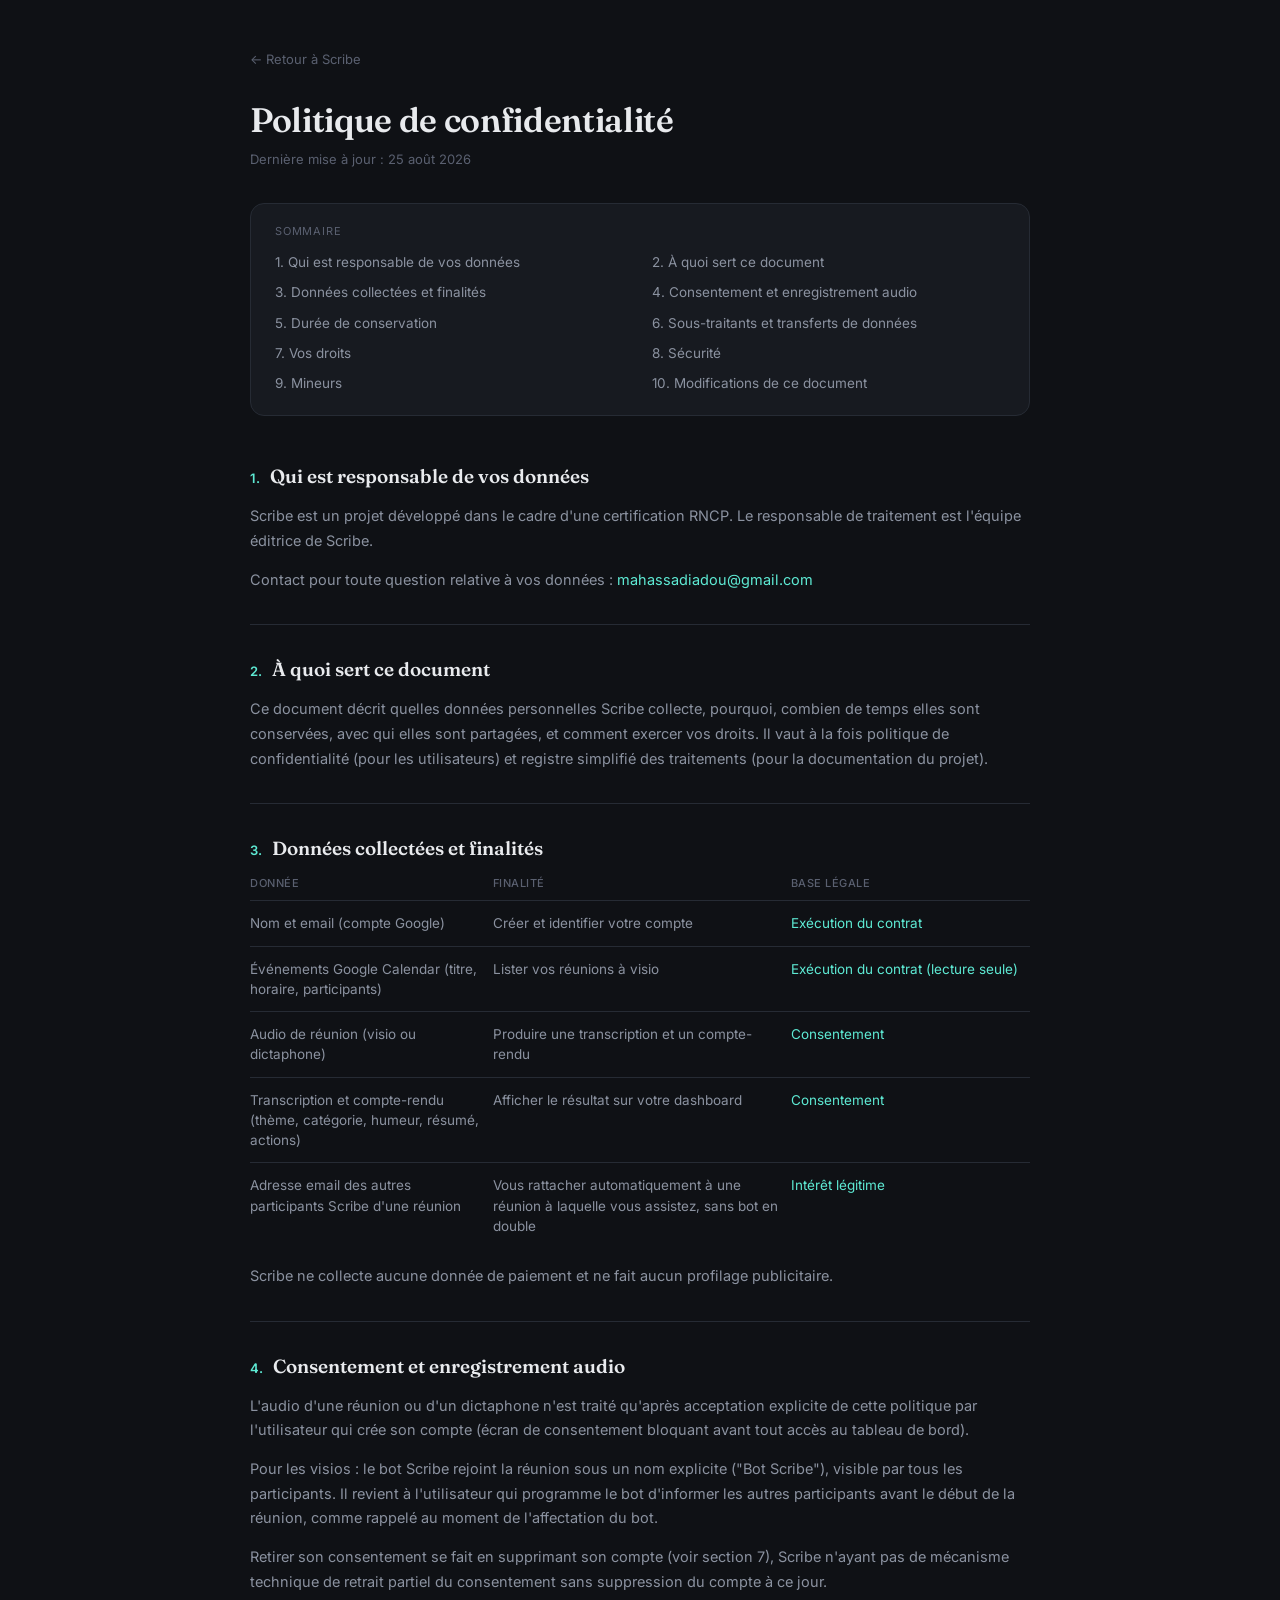
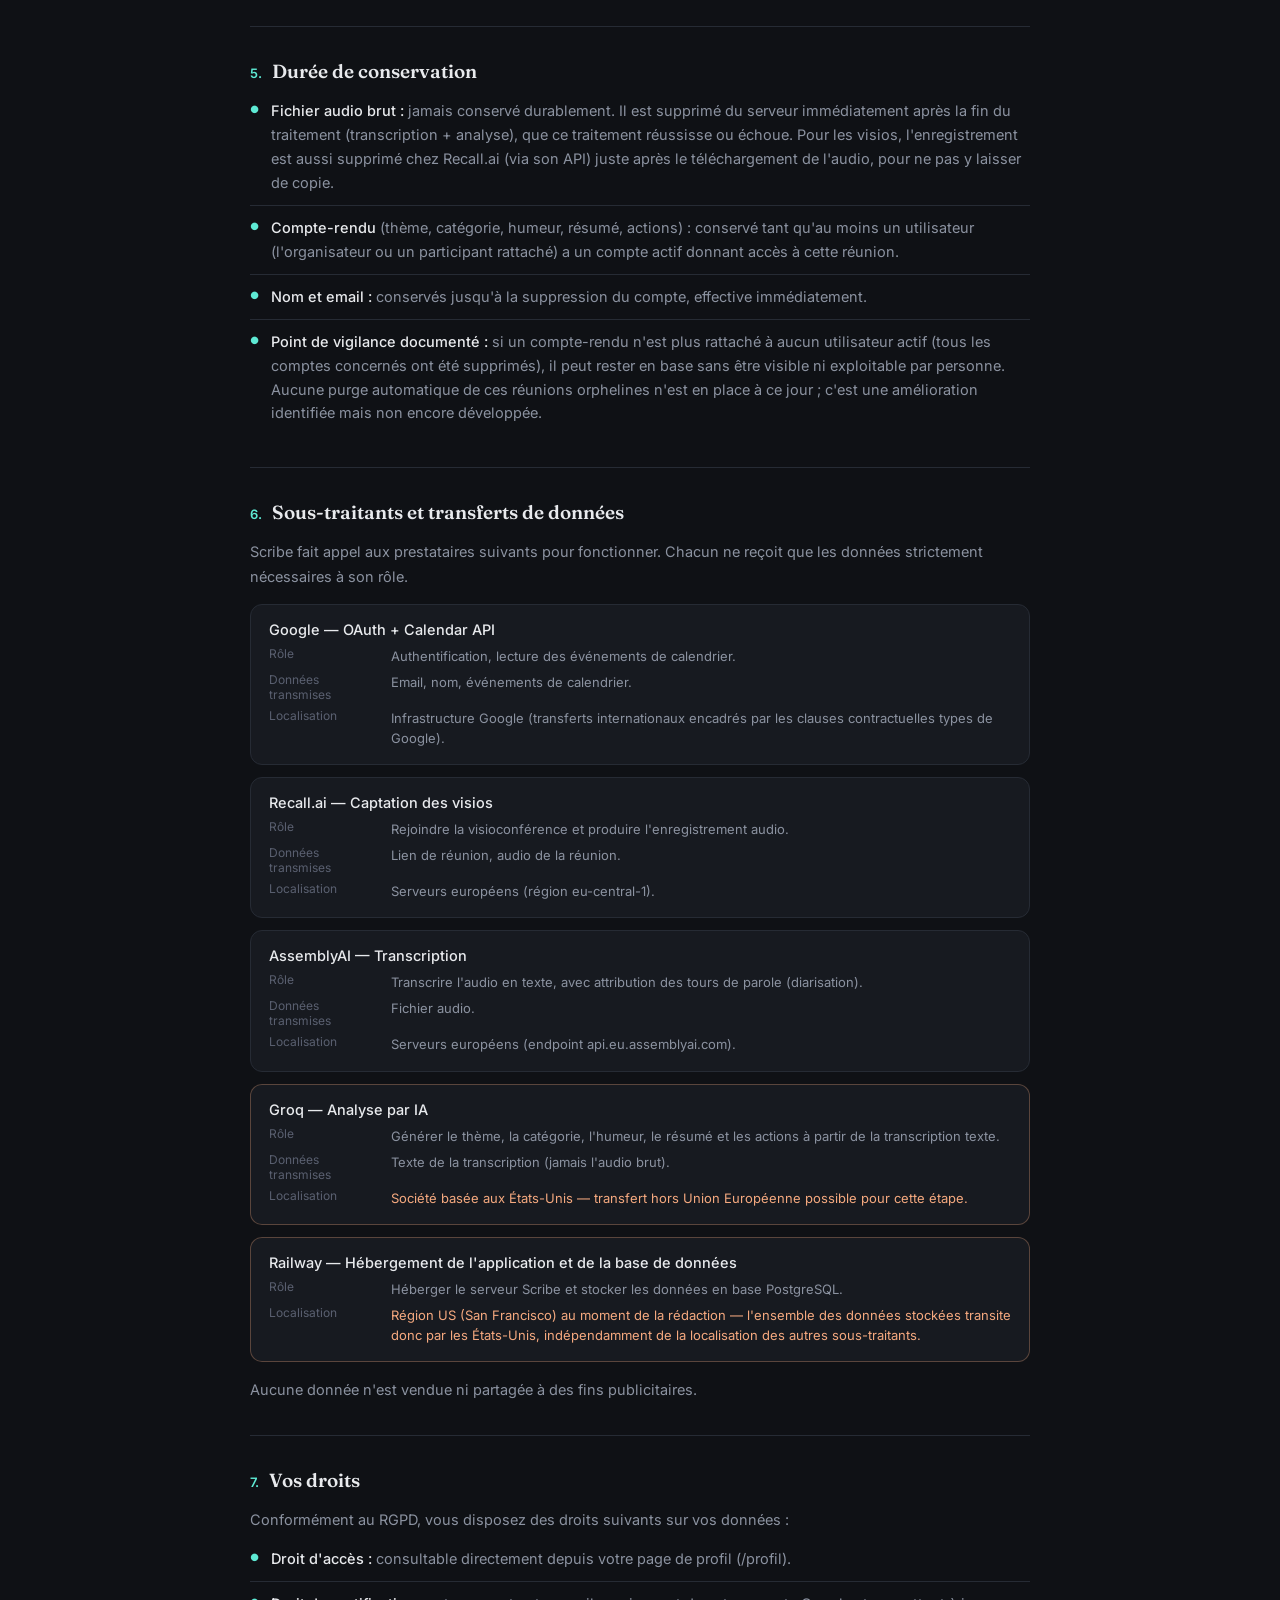
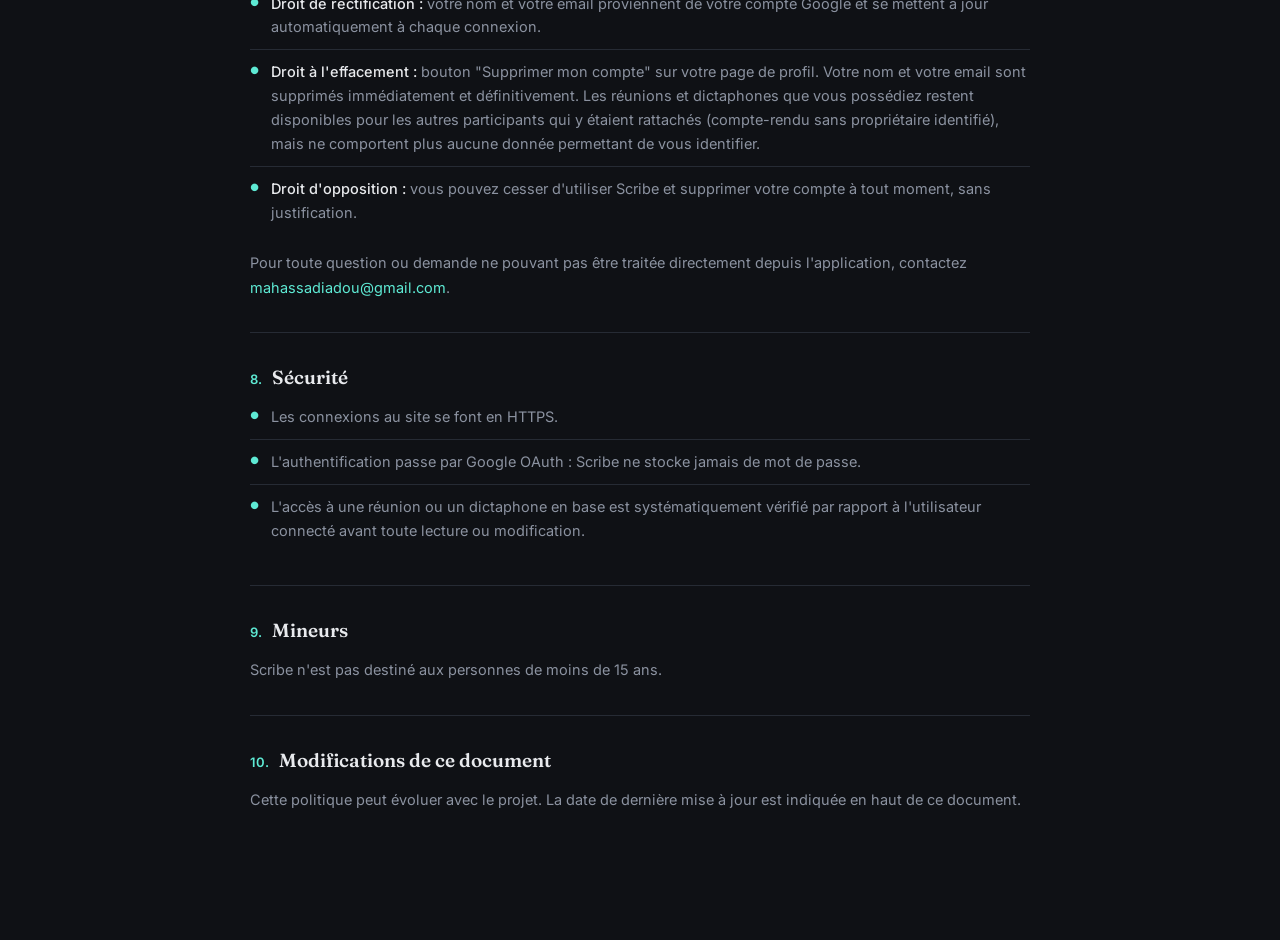
<file: templates/conditions.html>
<!DOCTYPE html>
<html lang="fr">
<head>
<meta charset="UTF-8">
<meta name="viewport" content="width=device-width, initial-scale=1.0">
<title>Politique de confidentialité — Scribe</title>
<link rel="preconnect" href="https://fonts.googleapis.com">
<link href="https://fonts.googleapis.com/css2?family=Fraunces:opsz,wght@9..144,400;9..144,600;9..144,700&family=Inter:wght@400;500;600&display=swap" rel="stylesheet">
<style>
  :root {
    --bg: #0F1115;
    --surface: #171A20;
    --surface-2: #1D2028;
    --border: #262B34;
    --text-primary: #E8EAED;
    --text-secondary: #8B92A0;
    --text-muted: #5A6070;
    --accent: #5EEAD4;
    --accent-dim: rgba(94, 234, 212, 0.12);
    --warn: #F5A97F;
    --warn-dim: rgba(245, 169, 127, 0.12);
  }

  * { box-sizing: border-box; margin: 0; padding: 0; }

  body {
    background: var(--bg);
    color: var(--text-primary);
    font-family: 'Inter', sans-serif;
    min-height: 100vh;
    padding: 48px 24px 96px;
  }

  .page {
    max-width: 780px;
    margin: 0 auto;
  }

  .back {
    display: inline-flex;
    align-items: center;
    gap: 6px;
    color: var(--text-muted);
    text-decoration: none;
    font-size: 13px;
    margin-bottom: 32px;
  }
  .back:hover { color: var(--accent); }

  header.doc-header { margin-bottom: 8px; }

  h1 {
    font-family: 'Fraunces', serif;
    font-weight: 600;
    font-size: 34px;
    letter-spacing: -0.01em;
    margin-bottom: 10px;
  }

  .updated {
    color: var(--text-muted);
    font-size: 13px;
    margin-bottom: 36px;
  }

  nav.toc {
    background: var(--surface);
    border: 1px solid var(--border);
    border-radius: 14px;
    padding: 20px 24px;
    margin-bottom: 48px;
  }
  nav.toc .toc-label {
    font-size: 11px;
    text-transform: uppercase;
    letter-spacing: 0.8px;
    color: var(--text-muted);
    margin-bottom: 12px;
  }
  nav.toc ol {
    list-style: none;
    display: grid;
    grid-template-columns: 1fr 1fr;
    gap: 6px 24px;
  }
  nav.toc a {
    color: var(--text-secondary);
    text-decoration: none;
    font-size: 13.5px;
    line-height: 1.8;
  }
  nav.toc a:hover { color: var(--accent); }

  section.doc-section {
    padding: 32px 0;
    border-top: 1px solid var(--border);
    scroll-margin-top: 24px;
  }
  section.doc-section:first-of-type { border-top: none; padding-top: 0; }

  h2 {
    font-family: 'Fraunces', serif;
    font-weight: 600;
    font-size: 19px;
    margin-bottom: 16px;
    display: flex;
    align-items: baseline;
    gap: 10px;
  }
  h2 .num {
    color: var(--accent);
    font-family: 'Inter', sans-serif;
    font-weight: 600;
    font-size: 13px;
  }

  p {
    color: var(--text-secondary);
    font-size: 14.5px;
    line-height: 1.7;
    margin-bottom: 14px;
  }
  p:last-child { margin-bottom: 0; }

  a.mail {
    color: var(--accent);
    text-decoration: none;
  }
  a.mail:hover { text-decoration: underline; }

  ul.doc-list {
    list-style: none;
    margin-top: 4px;
  }
  ul.doc-list li {
    display: flex;
    gap: 12px;
    align-items: flex-start;
    color: var(--text-secondary);
    font-size: 14.5px;
    line-height: 1.65;
    padding: 10px 0;
    border-top: 1px solid var(--border);
  }
  ul.doc-list li:first-child { border-top: none; padding-top: 0; }
  ul.doc-list li .dot {
    color: var(--accent);
    flex-shrink: 0;
    margin-top: 2px;
    font-size: 10px;
  }
  ul.doc-list strong { color: var(--text-primary); font-weight: 500; }

  .data-table {
    width: 100%;
    border-collapse: collapse;
    margin: 8px 0 16px;
    font-size: 13.5px;
  }
  .data-table th {
    text-align: left;
    color: var(--text-muted);
    font-weight: 500;
    font-size: 11px;
    text-transform: uppercase;
    letter-spacing: 0.5px;
    padding: 0 12px 10px 0;
    border-bottom: 1px solid var(--border);
  }
  .data-table td {
    color: var(--text-secondary);
    padding: 12px 12px 12px 0;
    border-bottom: 1px solid var(--border);
    vertical-align: top;
    line-height: 1.5;
  }
  .data-table tr:last-child td { border-bottom: none; }
  .data-table td.legal-basis {
    color: var(--accent);
    white-space: nowrap;
  }

  .subprocessors {
    display: grid;
    gap: 12px;
    margin-top: 8px;
  }
  .subprocessor {
    background: var(--surface);
    border: 1px solid var(--border);
    border-radius: 12px;
    padding: 16px 18px;
  }
  .subprocessor .name {
    font-weight: 500;
    color: var(--text-primary);
    font-size: 14.5px;
    margin-bottom: 8px;
  }
  .subprocessor dl {
    display: grid;
    grid-template-columns: 110px 1fr;
    gap: 6px 12px;
  }
  .subprocessor dt {
    color: var(--text-muted);
    font-size: 12px;
  }
  .subprocessor dd {
    color: var(--text-secondary);
    font-size: 13px;
    line-height: 1.55;
  }
  .subprocessor.warn { border-color: rgba(245,169,127,0.3); }
  .subprocessor.warn dd.flag { color: var(--warn); }

  @media (max-width: 560px) {
    nav.toc ol { grid-template-columns: 1fr; }
    .subprocessor dl { grid-template-columns: 1fr; }
    .subprocessor dt { margin-top: 6px; }
  }
</style>
</head>
<body>

<div class="page">
  <a class="back" href="/">← Retour à Scribe</a>

  <header class="doc-header">
    <h1>Politique de confidentialité</h1>
    <div class="updated">Dernière mise à jour : 25 août 2026</div>
  </header>

  <nav class="toc">
    <div class="toc-label">Sommaire</div>
    <ol>
      <li><a href="#1">1. Qui est responsable de vos données</a></li>
      <li><a href="#2">2. À quoi sert ce document</a></li>
      <li><a href="#3">3. Données collectées et finalités</a></li>
      <li><a href="#4">4. Consentement et enregistrement audio</a></li>
      <li><a href="#5">5. Durée de conservation</a></li>
      <li><a href="#6">6. Sous-traitants et transferts de données</a></li>
      <li><a href="#7">7. Vos droits</a></li>
      <li><a href="#8">8. Sécurité</a></li>
      <li><a href="#9">9. Mineurs</a></li>
      <li><a href="#10">10. Modifications de ce document</a></li>
    </ol>
  </nav>

  <section class="doc-section" id="1">
    <h2><span class="num">1.</span> Qui est responsable de vos données</h2>
    <p>Scribe est un projet développé dans le cadre d'une certification RNCP. Le responsable de traitement est l'équipe éditrice de Scribe.</p>
    <p>Contact pour toute question relative à vos données : <a class="mail" href="mailto:mahassadiadou@gmail.com">mahassadiadou@gmail.com</a></p>
  </section>

  <section class="doc-section" id="2">
    <h2><span class="num">2.</span> À quoi sert ce document</h2>
    <p>Ce document décrit quelles données personnelles Scribe collecte, pourquoi, combien de temps elles sont conservées, avec qui elles sont partagées, et comment exercer vos droits. Il vaut à la fois politique de confidentialité (pour les utilisateurs) et registre simplifié des traitements (pour la documentation du projet).</p>
  </section>

  <section class="doc-section" id="3">
    <h2><span class="num">3.</span> Données collectées et finalités</h2>
    <table class="data-table">
      <tr><th>Donnée</th><th>Finalité</th><th>Base légale</th></tr>
      <tr><td>Nom et email (compte Google)</td><td>Créer et identifier votre compte</td><td class="legal-basis">Exécution du contrat</td></tr>
      <tr><td>Événements Google Calendar (titre, horaire, participants)</td><td>Lister vos réunions à visio</td><td class="legal-basis">Exécution du contrat (lecture seule)</td></tr>
      <tr><td>Audio de réunion (visio ou dictaphone)</td><td>Produire une transcription et un compte-rendu</td><td class="legal-basis">Consentement</td></tr>
      <tr><td>Transcription et compte-rendu (thème, catégorie, humeur, résumé, actions)</td><td>Afficher le résultat sur votre dashboard</td><td class="legal-basis">Consentement</td></tr>
      <tr><td>Adresse email des autres participants Scribe d'une réunion</td><td>Vous rattacher automatiquement à une réunion à laquelle vous assistez, sans bot en double</td><td class="legal-basis">Intérêt légitime</td></tr>
    </table>
    <p>Scribe ne collecte aucune donnée de paiement et ne fait aucun profilage publicitaire.</p>
  </section>

  <section class="doc-section" id="4">
    <h2><span class="num">4.</span> Consentement et enregistrement audio</h2>
    <p>L'audio d'une réunion ou d'un dictaphone n'est traité qu'après acceptation explicite de cette politique par l'utilisateur qui crée son compte (écran de consentement bloquant avant tout accès au tableau de bord).</p>
    <p>Pour les visios : le bot Scribe rejoint la réunion sous un nom explicite ("Bot Scribe"), visible par tous les participants. Il revient à l'utilisateur qui programme le bot d'informer les autres participants avant le début de la réunion, comme rappelé au moment de l'affectation du bot.</p>
    <p>Retirer son consentement se fait en supprimant son compte (voir section 7), Scribe n'ayant pas de mécanisme technique de retrait partiel du consentement sans suppression du compte à ce jour.</p>
  </section>

  <section class="doc-section" id="5">
    <h2><span class="num">5.</span> Durée de conservation</h2>
    <ul class="doc-list">
      <li><span class="dot">●</span><span><strong>Fichier audio brut :</strong> jamais conservé durablement. Il est supprimé du serveur immédiatement après la fin du traitement (transcription + analyse), que ce traitement réussisse ou échoue. Pour les visios, l'enregistrement est aussi supprimé chez Recall.ai (via son API) juste après le téléchargement de l'audio, pour ne pas y laisser de copie.</span></li>
      <li><span class="dot">●</span><span><strong>Compte-rendu</strong> (thème, catégorie, humeur, résumé, actions) : conservé tant qu'au moins un utilisateur (l'organisateur ou un participant rattaché) a un compte actif donnant accès à cette réunion.</span></li>
      <li><span class="dot">●</span><span><strong>Nom et email :</strong> conservés jusqu'à la suppression du compte, effective immédiatement.</span></li>
      <li><span class="dot">●</span><span><strong>Point de vigilance documenté :</strong> si un compte-rendu n'est plus rattaché à aucun utilisateur actif (tous les comptes concernés ont été supprimés), il peut rester en base sans être visible ni exploitable par personne. Aucune purge automatique de ces réunions orphelines n'est en place à ce jour ; c'est une amélioration identifiée mais non encore développée.</span></li>
    </ul>
  </section>

  <section class="doc-section" id="6">
    <h2><span class="num">6.</span> Sous-traitants et transferts de données</h2>
    <p>Scribe fait appel aux prestataires suivants pour fonctionner. Chacun ne reçoit que les données strictement nécessaires à son rôle.</p>
    <div class="subprocessors">
      <div class="subprocessor">
        <div class="name">Google — OAuth + Calendar API</div>
        <dl>
          <dt>Rôle</dt><dd>Authentification, lecture des événements de calendrier.</dd>
          <dt>Données transmises</dt><dd>Email, nom, événements de calendrier.</dd>
          <dt>Localisation</dt><dd>Infrastructure Google (transferts internationaux encadrés par les clauses contractuelles types de Google).</dd>
        </dl>
      </div>
      <div class="subprocessor">
        <div class="name">Recall.ai — Captation des visios</div>
        <dl>
          <dt>Rôle</dt><dd>Rejoindre la visioconférence et produire l'enregistrement audio.</dd>
          <dt>Données transmises</dt><dd>Lien de réunion, audio de la réunion.</dd>
          <dt>Localisation</dt><dd>Serveurs européens (région eu-central-1).</dd>
        </dl>
      </div>
      <div class="subprocessor">
        <div class="name">AssemblyAI — Transcription</div>
        <dl>
          <dt>Rôle</dt><dd>Transcrire l'audio en texte, avec attribution des tours de parole (diarisation).</dd>
          <dt>Données transmises</dt><dd>Fichier audio.</dd>
          <dt>Localisation</dt><dd>Serveurs européens (endpoint api.eu.assemblyai.com).</dd>
        </dl>
      </div>
      <div class="subprocessor warn">
        <div class="name">Groq — Analyse par IA</div>
        <dl>
          <dt>Rôle</dt><dd>Générer le thème, la catégorie, l'humeur, le résumé et les actions à partir de la transcription texte.</dd>
          <dt>Données transmises</dt><dd>Texte de la transcription (jamais l'audio brut).</dd>
          <dt>Localisation</dt><dd class="flag">Société basée aux États-Unis — transfert hors Union Européenne possible pour cette étape.</dd>
        </dl>
      </div>
      <div class="subprocessor warn">
        <div class="name">Railway — Hébergement de l'application et de la base de données</div>
        <dl>
          <dt>Rôle</dt><dd>Héberger le serveur Scribe et stocker les données en base PostgreSQL.</dd>
          <dt>Localisation</dt><dd class="flag">Région US (San Francisco) au moment de la rédaction — l'ensemble des données stockées transite donc par les États-Unis, indépendamment de la localisation des autres sous-traitants.</dd>
        </dl>
      </div>
    </div>
    <p style="margin-top:16px;">Aucune donnée n'est vendue ni partagée à des fins publicitaires.</p>
  </section>

  <section class="doc-section" id="7">
    <h2><span class="num">7.</span> Vos droits</h2>
    <p>Conformément au RGPD, vous disposez des droits suivants sur vos données :</p>
    <ul class="doc-list">
      <li><span class="dot">●</span><span><strong>Droit d'accès :</strong> consultable directement depuis votre page de profil (/profil).</span></li>
      <li><span class="dot">●</span><span><strong>Droit de rectification :</strong> votre nom et votre email proviennent de votre compte Google et se mettent à jour automatiquement à chaque connexion.</span></li>
      <li><span class="dot">●</span><span><strong>Droit à l'effacement :</strong> bouton "Supprimer mon compte" sur votre page de profil. Votre nom et votre email sont supprimés immédiatement et définitivement. Les réunions et dictaphones que vous possédiez restent disponibles pour les autres participants qui y étaient rattachés (compte-rendu sans propriétaire identifié), mais ne comportent plus aucune donnée permettant de vous identifier.</span></li>
      <li><span class="dot">●</span><span><strong>Droit d'opposition :</strong> vous pouvez cesser d'utiliser Scribe et supprimer votre compte à tout moment, sans justification.</span></li>
    </ul>
    <p style="margin-top:16px;">Pour toute question ou demande ne pouvant pas être traitée directement depuis l'application, contactez <a class="mail" href="mailto:mahassadiadou@gmail.com">mahassadiadou@gmail.com</a>.</p>
  </section>

  <section class="doc-section" id="8">
    <h2><span class="num">8.</span> Sécurité</h2>
    <ul class="doc-list">
      <li><span class="dot">●</span><span>Les connexions au site se font en HTTPS.</span></li>
      <li><span class="dot">●</span><span>L'authentification passe par Google OAuth : Scribe ne stocke jamais de mot de passe.</span></li>
      <li><span class="dot">●</span><span>L'accès à une réunion ou un dictaphone en base est systématiquement vérifié par rapport à l'utilisateur connecté avant toute lecture ou modification.</span></li>
    </ul>
  </section>

  <section class="doc-section" id="9">
    <h2><span class="num">9.</span> Mineurs</h2>
    <p>Scribe n'est pas destiné aux personnes de moins de 15 ans.</p>
  </section>

  <section class="doc-section" id="10">
    <h2><span class="num">10.</span> Modifications de ce document</h2>
    <p>Cette politique peut évoluer avec le projet. La date de dernière mise à jour est indiquée en haut de ce document.</p>
  </section>
</div>

</body>
</html>
</file>
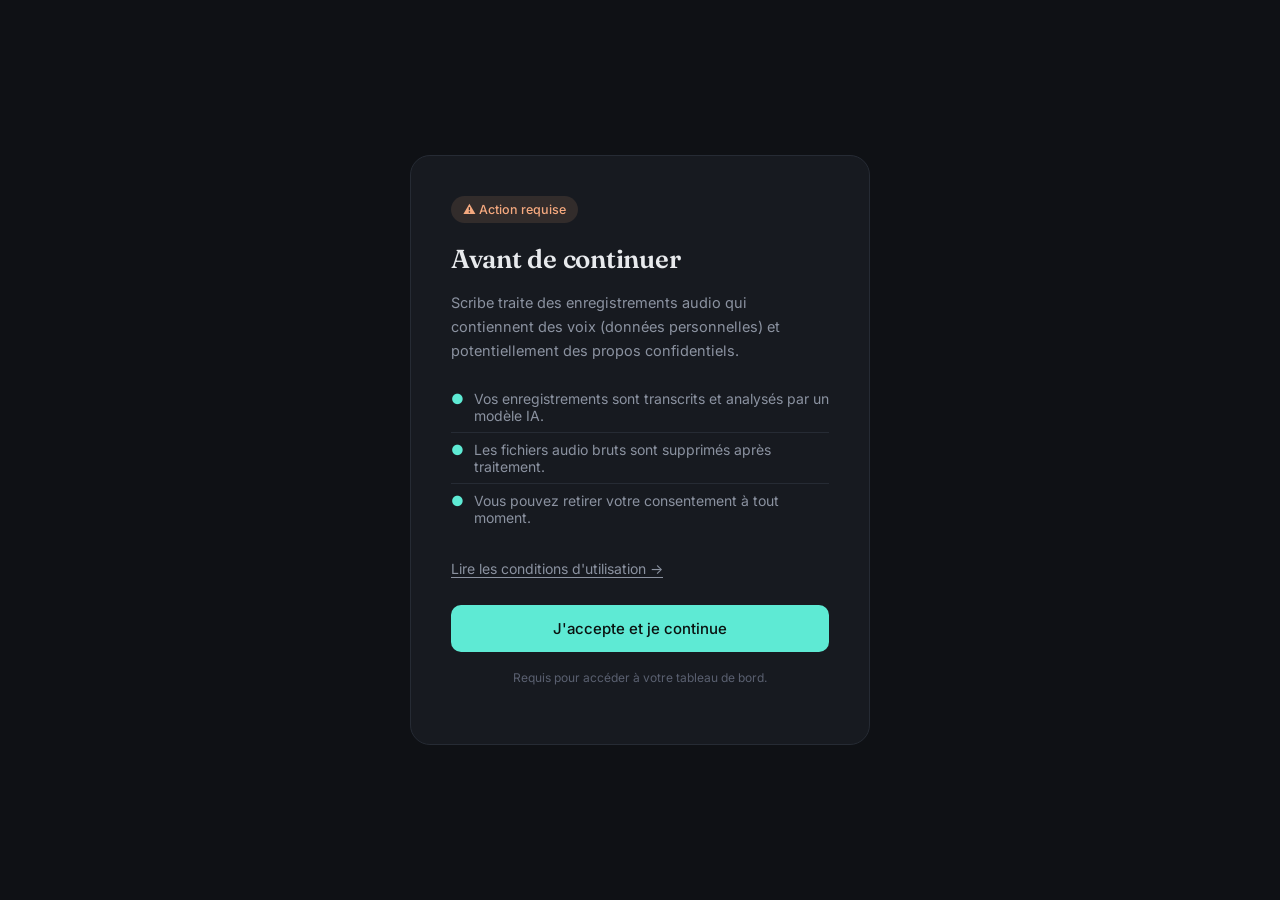
<file: templates/consent.html>
<!DOCTYPE html>
<html lang="fr">
<head>
<meta charset="UTF-8">
<meta name="viewport" content="width=device-width, initial-scale=1.0">
<title>Consentement — Scribe</title>
<link rel="preconnect" href="https://fonts.googleapis.com">
<link href="https://fonts.googleapis.com/css2?family=Fraunces:opsz,wght@9..144,400;9..144,600;9..144,700&family=Inter:wght@400;500;600&display=swap" rel="stylesheet">
<style>
  :root {
    --bg: #0F1115;
    --surface: #171A20;
    --border: #262B34;
    --text-primary: #E8EAED;
    --text-secondary: #8B92A0;
    --text-muted: #5A6070;
    --accent: #5EEAD4;
    --accent-dim: rgba(94, 234, 212, 0.12);
    --warn: #F5A97F;
    --warn-dim: rgba(245, 169, 127, 0.12);
  }

  * { box-sizing: border-box; margin: 0; padding: 0; }

  body {
    background: var(--bg);
    color: var(--text-primary);
    font-family: 'Inter', sans-serif;
    min-height: 100vh;
    display: flex;
    align-items: center;
    justify-content: center;
    padding: 24px;
  }

  .card {
    background: var(--surface);
    border: 1px solid var(--border);
    border-radius: 20px;
    padding: 40px;
    max-width: 460px;
    width: 100%;
  }

  .badge {
    display: inline-flex;
    align-items: center;
    gap: 8px;
    color: var(--warn);
    font-size: 12.5px;
    font-weight: 500;
    background: var(--warn-dim);
    padding: 6px 12px;
    border-radius: 100px;
    margin-bottom: 20px;
  }

  h1 {
    font-family: 'Fraunces', serif;
    font-weight: 600;
    font-size: 26px;
    letter-spacing: -0.01em;
    margin-bottom: 16px;
  }

  p {
    color: var(--text-secondary);
    font-size: 14.5px;
    line-height: 1.65;
    margin-bottom: 16px;
  }

  ul {
    list-style: none;
    margin: 20px 0 24px;
    padding: 0;
  }
  li {
    display: flex;
    gap: 10px;
    align-items: flex-start;
    font-size: 14px;
    color: var(--text-secondary);
    padding: 8px 0;
    border-top: 1px solid var(--border);
  }
  li:first-child { border-top: none; }
  li .ico { color: var(--accent); flex-shrink: 0; }

  .link {
    color: var(--text-secondary);
    font-size: 14px;
    text-decoration: underline;
    text-underline-offset: 3px;
    display: inline-block;
    margin-bottom: 28px;
  }
  .link:hover { color: var(--accent); }

  .btn {
    width: 100%;
    font-family: 'Inter', sans-serif;
    font-size: 15px;
    font-weight: 500;
    border: none;
    border-radius: 10px;
    padding: 14px 20px;
    cursor: pointer;
    background: var(--accent);
    color: #0A1210;
    transition: opacity 0.15s, transform 0.1s;
  }
  .btn:hover { opacity: 0.88; }
  .btn:active { transform: scale(0.98); }

  .fine-print {
    text-align: center;
    color: var(--text-muted);
    font-size: 12px;
    margin-top: 16px;
  }
</style>
</head>
<body>

<div class="card">
  <span class="badge">⚠ Action requise</span>
  <h1>Avant de continuer</h1>
  <p>
    Scribe traite des enregistrements audio qui contiennent des voix (données personnelles)
    et potentiellement des propos confidentiels.
  </p>
  <ul>
    <li><span class="ico">●</span>Vos enregistrements sont transcrits et analysés par un modèle IA.</li>
    <li><span class="ico">●</span>Les fichiers audio bruts sont supprimés après traitement.</li>
    <li><span class="ico">●</span>Vous pouvez retirer votre consentement à tout moment.</li>
  </ul>
  <a href="/conditions" target="_blank" class="link">Lire les conditions d'utilisation →</a>
  <form action="/accept_consent" method="POST">
    <button type="submit" class="btn">J'accepte et je continue</button>
  </form>
  <p class="fine-print">Requis pour accéder à votre tableau de bord.</p>
</div>

</body>
</html>
</file>
